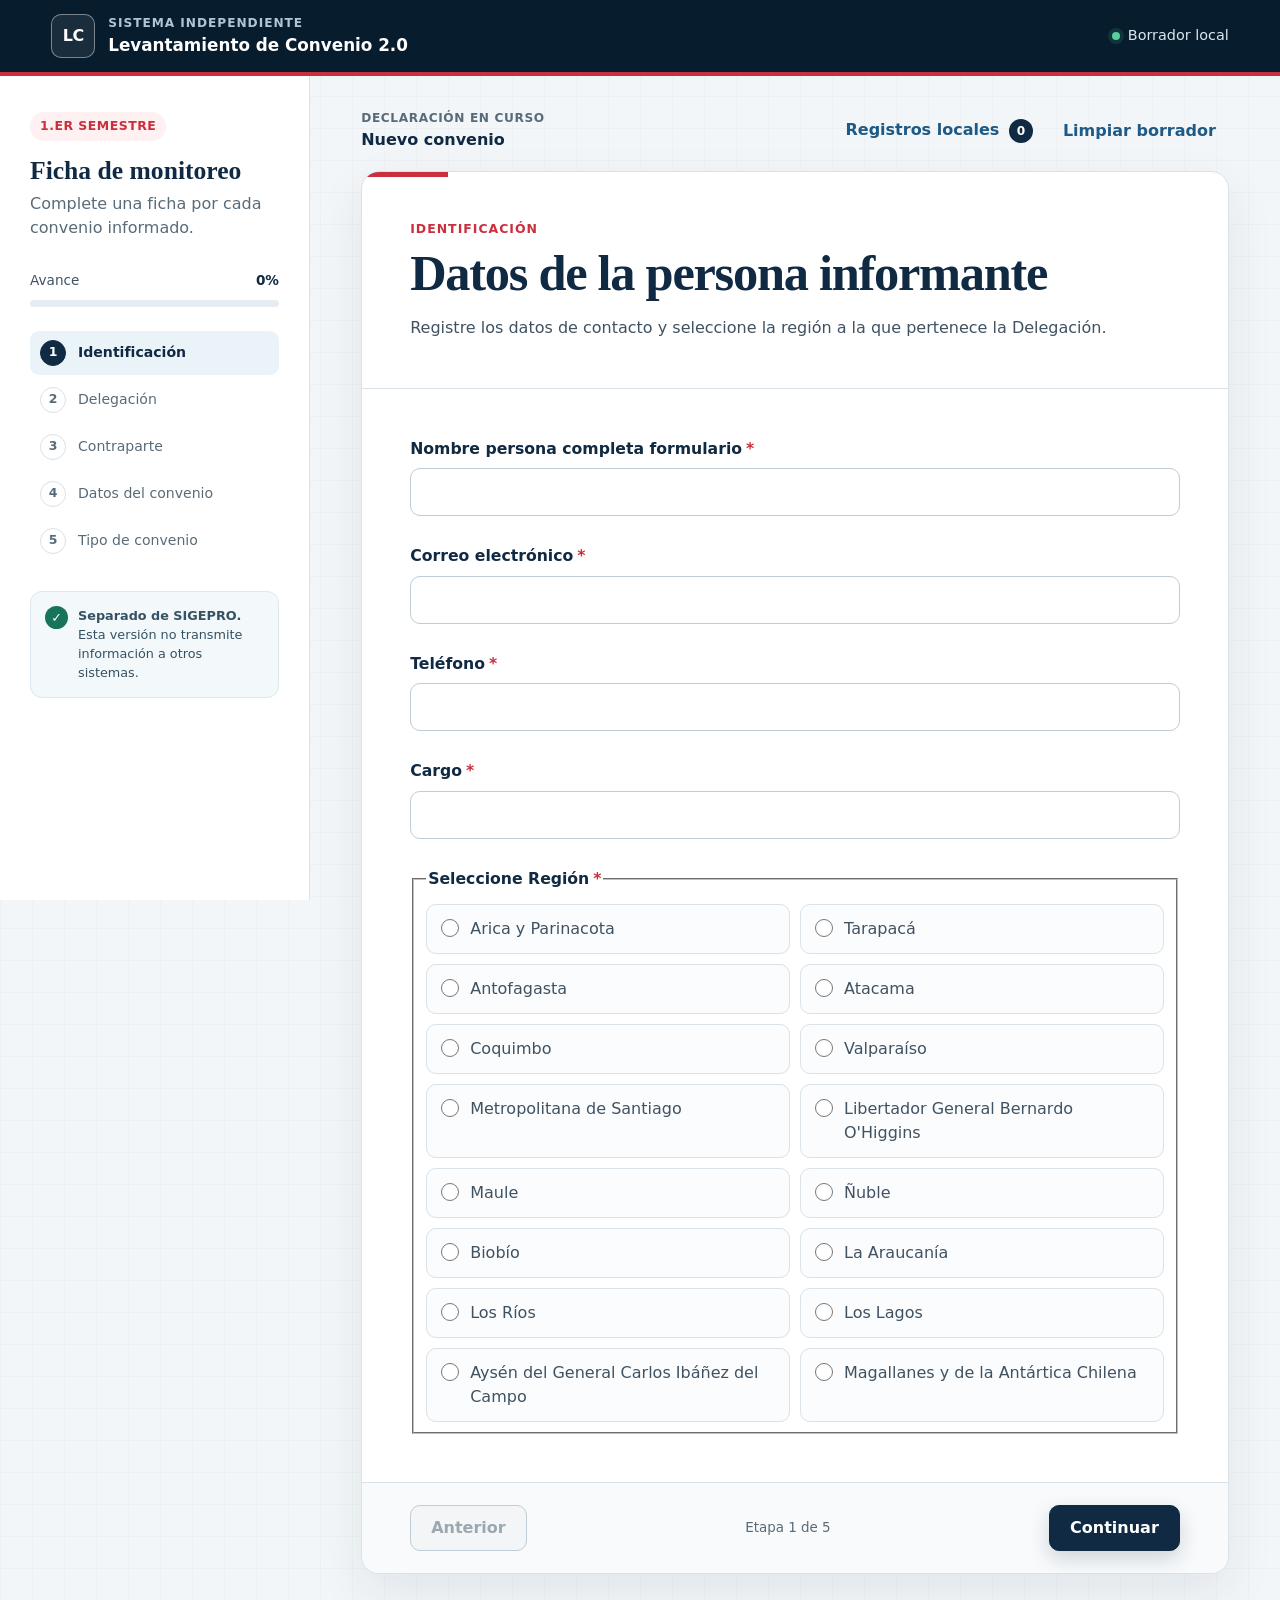
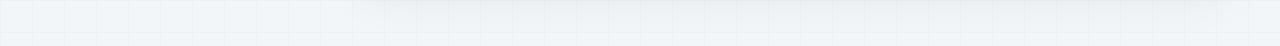
<file: index.html>
<!doctype html>
<html lang="es">
  <head>
    <meta charset="UTF-8" />
    <meta name="viewport" content="width=device-width, initial-scale=1.0" />
    <meta
      name="description"
      content="Sistema independiente para el levantamiento y monitoreo semestral de convenios."
    />
    <meta name="theme-color" content="#102a43" />
    <title>Levantamiento de Convenio 2.0</title>
    <link
      rel="icon"
      type="image/svg+xml"
      href="data:image/svg+xml,%3Csvg xmlns='http://www.w3.org/2000/svg' viewBox='0 0 64 64'%3E%3Crect width='64' height='64' rx='14' fill='%23102a43'/%3E%3Cpath d='M17 18h30v8H17zm0 13h30v15H17z' fill='%23fff'/%3E%3Cpath d='M22 36h20M22 41h13' stroke='%23102a43' stroke-width='3'/%3E%3Ccircle cx='46' cy='48' r='8' fill='%23d72638'/%3E%3Cpath d='m42.5 48 2.2 2.2 4.6-5' fill='none' stroke='%23fff' stroke-width='2.4' stroke-linecap='round' stroke-linejoin='round'/%3E%3C/svg%3E"
    />
    <link rel="stylesheet" href="./styles.css" />
  </head>
  <body>
    <header class="topbar">
      <div class="brand">
        <div class="brand-mark" aria-hidden="true">LC</div>
        <div>
          <p class="brand-kicker">Sistema independiente</p>
          <p class="brand-title">Levantamiento de Convenio 2.0</p>
        </div>
      </div>
      <div class="save-state" id="save-state" aria-live="polite">
        <span class="save-dot"></span>
        Borrador local
      </div>
    </header>

    <main class="app-shell">
      <aside class="sidebar" aria-label="Progreso del formulario">
        <div class="sidebar-intro">
          <span class="period-pill">1.er semestre</span>
          <h1>Ficha de monitoreo</h1>
          <p>Complete una ficha por cada convenio informado.</p>
        </div>

        <div class="progress-block">
          <div class="progress-labels">
            <span>Avance</span>
            <strong id="progress-value">0%</strong>
          </div>
          <div class="progress-track" aria-hidden="true">
            <div class="progress-fill" id="progress-fill"></div>
          </div>
        </div>

        <nav id="step-navigation" class="step-navigation" aria-label="Etapas"></nav>

        <div class="local-note">
          <span class="local-note-icon" aria-hidden="true">✓</span>
          <p><strong>Separado de SIGEPRO.</strong> Esta versión no transmite información a otros sistemas.</p>
        </div>
      </aside>

      <section class="workspace">
        <div class="workspace-toolbar">
          <div>
            <p class="toolbar-label" id="toolbar-label">Declaración en curso</p>
            <p class="toolbar-value" id="record-name">Nuevo convenio</p>
          </div>
          <div class="toolbar-actions">
            <button class="ghost-button" type="button" id="records-button">
              Registros locales <span class="record-count" id="record-count">0</span>
            </button>
            <button class="ghost-button" type="button" id="reset-button">Limpiar borrador</button>
          </div>
        </div>

        <div id="form-container"></div>
      </section>
    </main>

    <div class="toast" id="toast" role="status" aria-live="polite"></div>

    <script type="module" src="./app.js"></script>
  </body>
</html>
</file>
<file: styles.css>
:root {
  color-scheme: light;
  --navy-950: #071c2c;
  --navy-900: #102a43;
  --navy-800: #173f5f;
  --blue-700: #1e5a85;
  --blue-100: #eaf3f8;
  --red-600: #c92f3d;
  --red-100: #fff0f1;
  --ink-900: #17202a;
  --ink-700: #405261;
  --ink-500: #586b79;
  --line: #d9e2e8;
  --surface: #ffffff;
  --canvas: #f3f6f8;
  --success: #17745a;
  --shadow: 0 18px 50px rgba(16, 42, 67, 0.08);
  font-family:
    Inter, ui-sans-serif, system-ui, -apple-system, BlinkMacSystemFont, "Segoe UI", sans-serif;
}

* {
  box-sizing: border-box;
}

html {
  min-width: 320px;
  background: var(--canvas);
}

body {
  margin: 0;
  min-height: 100vh;
  color: var(--ink-900);
  background:
    linear-gradient(90deg, rgba(16, 42, 67, 0.025) 1px, transparent 1px),
    linear-gradient(rgba(16, 42, 67, 0.025) 1px, transparent 1px),
    var(--canvas);
  background-size: 32px 32px;
  font-size: 16px;
  line-height: 1.5;
}

button,
input,
select,
textarea {
  font: inherit;
}

button {
  cursor: pointer;
}

.topbar {
  position: sticky;
  top: 0;
  z-index: 20;
  display: flex;
  align-items: center;
  justify-content: space-between;
  min-height: 76px;
  padding: 12px clamp(20px, 4vw, 56px);
  color: white;
  background: var(--navy-950);
  border-bottom: 4px solid var(--red-600);
}

.brand {
  display: flex;
  align-items: center;
  gap: 13px;
}

.brand-mark {
  display: grid;
  width: 44px;
  height: 44px;
  place-items: center;
  border: 1px solid rgba(255, 255, 255, 0.42);
  border-radius: 10px;
  background: rgba(255, 255, 255, 0.08);
  font-weight: 800;
  letter-spacing: -0.04em;
}

.brand-kicker,
.brand-title {
  margin: 0;
}

.brand-kicker {
  color: #adc6d7;
  font-size: 0.76rem;
  font-weight: 700;
  letter-spacing: 0.08em;
  text-transform: uppercase;
}

.brand-title {
  font-size: 1.05rem;
  font-weight: 700;
}

.save-state {
  display: flex;
  align-items: center;
  gap: 8px;
  color: #dce8ef;
  font-size: 0.9rem;
}

.save-dot {
  width: 8px;
  height: 8px;
  border-radius: 50%;
  background: #58cf9a;
  box-shadow: 0 0 0 4px rgba(88, 207, 154, 0.13);
}

.app-shell {
  display: grid;
  grid-template-columns: minmax(250px, 310px) minmax(0, 1fr);
  min-height: calc(100vh - 76px);
}

.sidebar {
  position: sticky;
  top: 76px;
  align-self: start;
  height: calc(100vh - 76px);
  padding: 36px 30px;
  overflow-y: auto;
  background: var(--surface);
  border-right: 1px solid var(--line);
}

.period-pill {
  display: inline-flex;
  padding: 5px 10px;
  color: var(--red-600);
  background: var(--red-100);
  border-radius: 999px;
  font-size: 0.78rem;
  font-weight: 800;
  letter-spacing: 0.04em;
  text-transform: uppercase;
}

.sidebar h1 {
  margin: 16px 0 8px;
  color: var(--navy-900);
  font-family: Georgia, "Times New Roman", serif;
  font-size: clamp(1.55rem, 2vw, 2rem);
  line-height: 1.08;
}

.sidebar-intro p {
  margin: 0;
  color: var(--ink-500);
}

.progress-block {
  margin: 30px 0 24px;
}

.progress-labels {
  display: flex;
  justify-content: space-between;
  margin-bottom: 9px;
  color: var(--ink-700);
  font-size: 0.85rem;
}

.progress-labels strong {
  color: var(--navy-900);
}

.progress-track {
  height: 7px;
  overflow: hidden;
  background: #e5edf2;
  border-radius: 999px;
}

.progress-fill {
  width: 0;
  height: 100%;
  background: linear-gradient(90deg, var(--blue-700), #3f88b5);
  border-radius: inherit;
  transition: width 260ms ease;
}

.step-navigation {
  display: grid;
  gap: 3px;
}

.step-item {
  display: grid;
  grid-template-columns: 28px 1fr;
  gap: 10px;
  align-items: center;
  width: 100%;
  padding: 9px 10px;
  color: var(--ink-500);
  text-align: left;
  background: transparent;
  border: 0;
  border-radius: 9px;
  font-size: 0.88rem;
}

.step-item:not([disabled]):hover,
.step-item:not([disabled]):focus-visible {
  color: var(--navy-900);
  background: #f1f6f8;
  outline: none;
}

.step-item[disabled] {
  cursor: default;
}

.step-item.active {
  color: var(--navy-900);
  background: var(--blue-100);
  font-weight: 700;
}

.step-index {
  display: grid;
  width: 26px;
  height: 26px;
  place-items: center;
  border: 1px solid var(--line);
  border-radius: 50%;
  font-size: 0.78rem;
  font-weight: 700;
}

.step-item.active .step-index {
  color: white;
  background: var(--navy-900);
  border-color: var(--navy-900);
}

.step-item.completed .step-index {
  color: var(--success);
  background: #e9f7f2;
  border-color: #b9e2d3;
}

.local-note {
  display: flex;
  gap: 10px;
  margin-top: 28px;
  padding: 14px;
  color: #355263;
  background: #f3f8fa;
  border: 1px solid #dbe8ee;
  border-radius: 12px;
  font-size: 0.8rem;
}

.local-note p {
  margin: 0;
}

.local-note-icon {
  display: grid;
  flex: 0 0 auto;
  width: 23px;
  height: 23px;
  place-items: center;
  color: white;
  background: var(--success);
  border-radius: 50%;
  font-weight: 800;
}

.workspace {
  width: 100%;
  max-width: 980px;
  margin: 0 auto;
  padding: 32px clamp(20px, 4vw, 58px) 72px;
}

.workspace-toolbar {
  display: flex;
  align-items: center;
  justify-content: space-between;
  margin-bottom: 18px;
}

.toolbar-label,
.toolbar-value {
  margin: 0;
}

.toolbar-label {
  color: var(--ink-500);
  font-size: 0.76rem;
  font-weight: 700;
  letter-spacing: 0.05em;
  text-transform: uppercase;
}

.toolbar-value {
  color: var(--navy-900);
  font-weight: 700;
}

.toolbar-actions {
  display: flex;
  align-items: center;
  gap: 4px;
}

.record-count {
  display: inline-grid;
  min-width: 24px;
  height: 24px;
  margin-left: 4px;
  padding-inline: 7px;
  place-items: center;
  color: white;
  background: var(--navy-900);
  border-radius: 999px;
  font-size: 0.76rem;
}

.ghost-button {
  padding: 9px 12px;
  color: var(--blue-700);
  background: transparent;
  border: 1px solid transparent;
  border-radius: 8px;
  font-weight: 700;
}

.ghost-button:hover,
.ghost-button:focus-visible {
  background: var(--blue-100);
  outline: none;
}

.form-card {
  overflow: hidden;
  background: var(--surface);
  border: 1px solid var(--line);
  border-radius: 18px;
  box-shadow: var(--shadow);
}

.form-heading {
  position: relative;
  padding: clamp(28px, 5vw, 48px);
  border-bottom: 1px solid var(--line);
}

.form-heading::before {
  position: absolute;
  top: 0;
  left: 0;
  width: 86px;
  height: 5px;
  content: "";
  background: var(--red-600);
}

.eyebrow {
  margin: 0 0 9px;
  color: var(--red-600);
  font-size: 0.78rem;
  font-weight: 800;
  letter-spacing: 0.08em;
  text-transform: uppercase;
}

.form-heading h2 {
  max-width: 720px;
  margin: 0;
  color: var(--navy-900);
  font-family: Georgia, "Times New Roman", serif;
  font-size: clamp(2rem, 4vw, 3.15rem);
  font-weight: 600;
  letter-spacing: -0.025em;
  line-height: 1.03;
}

.form-heading .description {
  max-width: 700px;
  margin: 16px 0 0;
  color: var(--ink-700);
  font-size: 1rem;
}

.form-body {
  display: grid;
  gap: 28px;
  padding: clamp(28px, 5vw, 48px);
}

.field {
  min-width: 0;
}

.field-label,
.field legend {
  display: block;
  margin: 0 0 8px;
  color: var(--navy-900);
  font-size: 0.98rem;
  font-weight: 750;
}

.required-mark {
  margin-left: 4px;
  color: var(--red-600);
}

.field-help {
  margin: 0 0 12px;
  color: var(--ink-500);
  font-size: 0.88rem;
}

.text-input,
.select-input,
.textarea-input {
  width: 100%;
  color: var(--ink-900);
  background: #fff;
  border: 1px solid #bfcdd6;
  border-radius: 10px;
  outline: none;
  transition: border-color 140ms ease, box-shadow 140ms ease;
}

.text-input,
.select-input {
  min-height: 48px;
  padding: 10px 13px;
}

.textarea-input {
  min-height: 128px;
  padding: 13px;
  resize: vertical;
}

.text-input:focus,
.select-input:focus,
.textarea-input:focus {
  border-color: var(--blue-700);
  box-shadow: 0 0 0 4px rgba(30, 90, 133, 0.12);
}

.choice-grid {
  display: grid;
  gap: 10px;
}

.choice-grid.two-columns {
  grid-template-columns: repeat(2, minmax(0, 1fr));
}

.choice-card {
  display: flex;
  align-items: flex-start;
  gap: 11px;
  min-height: 48px;
  padding: 12px 14px;
  color: var(--ink-700);
  background: #fbfcfd;
  border: 1px solid var(--line);
  border-radius: 10px;
  cursor: pointer;
  transition: border-color 140ms ease, background 140ms ease, transform 140ms ease;
}

.choice-card:hover {
  border-color: #9eb4c2;
  transform: translateY(-1px);
}

.choice-card:has(input:checked) {
  color: var(--navy-900);
  background: var(--blue-100);
  border-color: var(--blue-700);
}

.choice-card input {
  flex: 0 0 auto;
  width: 18px;
  height: 18px;
  margin: 2px 0 0;
  accent-color: var(--blue-700);
}

.other-input {
  margin-top: 12px;
}

.information-panel {
  display: flex;
  gap: 14px;
  align-items: flex-start;
  padding: 22px;
  color: var(--ink-700);
  background: #f2f7fa;
  border: 1px solid #d9e7ee;
  border-radius: 12px;
}

.information-panel p {
  margin: 0;
}

.information-icon {
  display: grid;
  flex: 0 0 auto;
  width: 28px;
  height: 28px;
  place-items: center;
  color: white;
  background: var(--blue-700);
  border-radius: 50%;
  font-family: Georgia, serif;
  font-weight: 700;
}

.form-actions {
  display: flex;
  align-items: center;
  justify-content: space-between;
  gap: 16px;
  padding: 22px clamp(28px, 5vw, 48px);
  background: #f8fafb;
  border-top: 1px solid var(--line);
}

.step-counter {
  color: var(--ink-500);
  font-size: 0.84rem;
}

.primary-button,
.secondary-button {
  min-height: 46px;
  padding: 10px 20px;
  border-radius: 10px;
  font-weight: 800;
}

.primary-button {
  color: white;
  background: var(--navy-900);
  border: 1px solid var(--navy-900);
  box-shadow: 0 8px 20px rgba(16, 42, 67, 0.18);
}

.primary-button:hover,
.primary-button:focus-visible {
  background: var(--blue-700);
  border-color: var(--blue-700);
  outline: none;
}

.secondary-button {
  color: var(--navy-900);
  background: white;
  border: 1px solid #bfcdd6;
}

.secondary-button:hover,
.secondary-button:focus-visible {
  background: var(--blue-100);
  outline: none;
}

.secondary-button[disabled] {
  color: #9aa8b1;
  background: #f3f5f6;
  cursor: not-allowed;
}

.error-text {
  margin: 7px 0 0;
  color: #a51e2b;
  font-size: 0.84rem;
  font-weight: 650;
}

.field.has-error .text-input,
.field.has-error .select-input,
.field.has-error .textarea-input,
.field.has-error .choice-grid {
  border-color: var(--red-600);
}

.success-card {
  padding: clamp(34px, 7vw, 72px);
  text-align: center;
}

.success-check {
  display: grid;
  width: 64px;
  height: 64px;
  margin: 0 auto 20px;
  place-items: center;
  color: white;
  background: var(--success);
  border-radius: 50%;
  box-shadow: 0 10px 24px rgba(23, 116, 90, 0.2);
  font-size: 1.8rem;
  font-weight: 800;
}

.success-card h2 {
  margin: 0;
  color: var(--navy-900);
  font-family: Georgia, "Times New Roman", serif;
  font-size: clamp(2rem, 4vw, 3rem);
  line-height: 1.08;
}

.success-card > p:not(.eyebrow) {
  max-width: 620px;
  margin: 16px auto 0;
  color: var(--ink-700);
}

.success-summary {
  display: grid;
  grid-template-columns: repeat(3, minmax(0, 1fr));
  gap: 10px;
  margin: 32px 0;
  text-align: left;
}

.success-summary div {
  padding: 16px;
  background: #f6f9fa;
  border: 1px solid var(--line);
  border-radius: 11px;
}

.success-summary span,
.success-summary strong {
  display: block;
}

.success-summary span {
  margin-bottom: 5px;
  color: var(--ink-500);
  font-size: 0.76rem;
  font-weight: 750;
  letter-spacing: 0.04em;
  text-transform: uppercase;
}

.success-summary strong {
  color: var(--navy-900);
  font-size: 0.9rem;
}

.success-actions {
  display: flex;
  justify-content: center;
  gap: 12px;
}

.records-card {
  padding: clamp(28px, 5vw, 48px);
}

.records-card h2 {
  margin: 0;
  color: var(--navy-900);
  font-family: Georgia, "Times New Roman", serif;
  font-size: clamp(2rem, 4vw, 3rem);
  line-height: 1.08;
}

.records-intro {
  max-width: 680px;
  margin: 12px 0 28px;
  color: var(--ink-700);
}

.records-list {
  display: grid;
  gap: 10px;
  margin: 0 0 28px;
  padding: 0;
  list-style: none;
}

.record-row {
  display: grid;
  grid-template-columns: minmax(0, 1fr) auto;
  gap: 18px;
  align-items: center;
  padding: 17px 18px;
  background: #f8fafb;
  border: 1px solid var(--line);
  border-radius: 11px;
}

.record-row h3,
.record-row p {
  margin: 0;
}

.record-row h3 {
  color: var(--navy-900);
  font-size: 1rem;
}

.record-row p {
  margin-top: 4px;
  color: var(--ink-500);
  font-size: 0.84rem;
}

.records-empty {
  padding: 28px;
  color: var(--ink-700);
  text-align: center;
  background: #f8fafb;
  border: 1px dashed #bfcdd6;
  border-radius: 12px;
}

.records-actions {
  display: flex;
  flex-wrap: wrap;
  gap: 10px;
}

.toast {
  position: fixed;
  right: 22px;
  bottom: 22px;
  z-index: 40;
  max-width: min(380px, calc(100vw - 44px));
  padding: 13px 16px;
  color: white;
  background: var(--navy-950);
  border-radius: 10px;
  box-shadow: 0 14px 36px rgba(7, 28, 44, 0.28);
  opacity: 0;
  pointer-events: none;
  transform: translateY(10px);
  transition: opacity 180ms ease, transform 180ms ease;
}

.toast.visible {
  opacity: 1;
  transform: translateY(0);
}

@media (max-width: 860px) {
  .app-shell {
    display: block;
  }

  .sidebar {
    position: static;
    height: auto;
    padding: 24px 20px;
    border-right: 0;
    border-bottom: 1px solid var(--line);
  }

  .sidebar-intro,
  .step-navigation {
    display: none;
  }

  .progress-block {
    margin: 0;
  }

  .local-note {
    margin-top: 16px;
  }

  .workspace {
    padding-top: 22px;
  }
}

@media (max-width: 620px) {
  .topbar {
    min-height: 68px;
    padding: 10px 16px;
  }

  .brand-kicker,
  .save-state {
    display: none;
  }

  .brand-mark {
    width: 40px;
    height: 40px;
  }

  .workspace {
    padding-inline: 14px;
  }

  .workspace-toolbar {
    align-items: flex-start;
    padding-inline: 4px;
  }

  .toolbar-actions {
    flex-direction: column;
    align-items: flex-end;
  }

  .ghost-button {
    padding: 7px 9px;
    font-size: 0.82rem;
  }

  .form-card {
    border-radius: 13px;
  }

  .choice-grid.two-columns {
    grid-template-columns: 1fr;
  }

  .form-actions {
    flex-direction: column-reverse;
    align-items: stretch;
  }

  .step-counter {
    text-align: center;
  }

  .success-summary {
    grid-template-columns: 1fr;
  }

  .success-actions {
    flex-direction: column;
  }

  .record-row {
    grid-template-columns: 1fr;
  }

  .records-actions {
    flex-direction: column;
  }

  .primary-button,
  .secondary-button {
    width: 100%;
  }
}

@media (prefers-reduced-motion: reduce) {
  *,
  *::before,
  *::after {
    scroll-behavior: auto !important;
    transition-duration: 0.01ms !important;
  }
}
</file>
